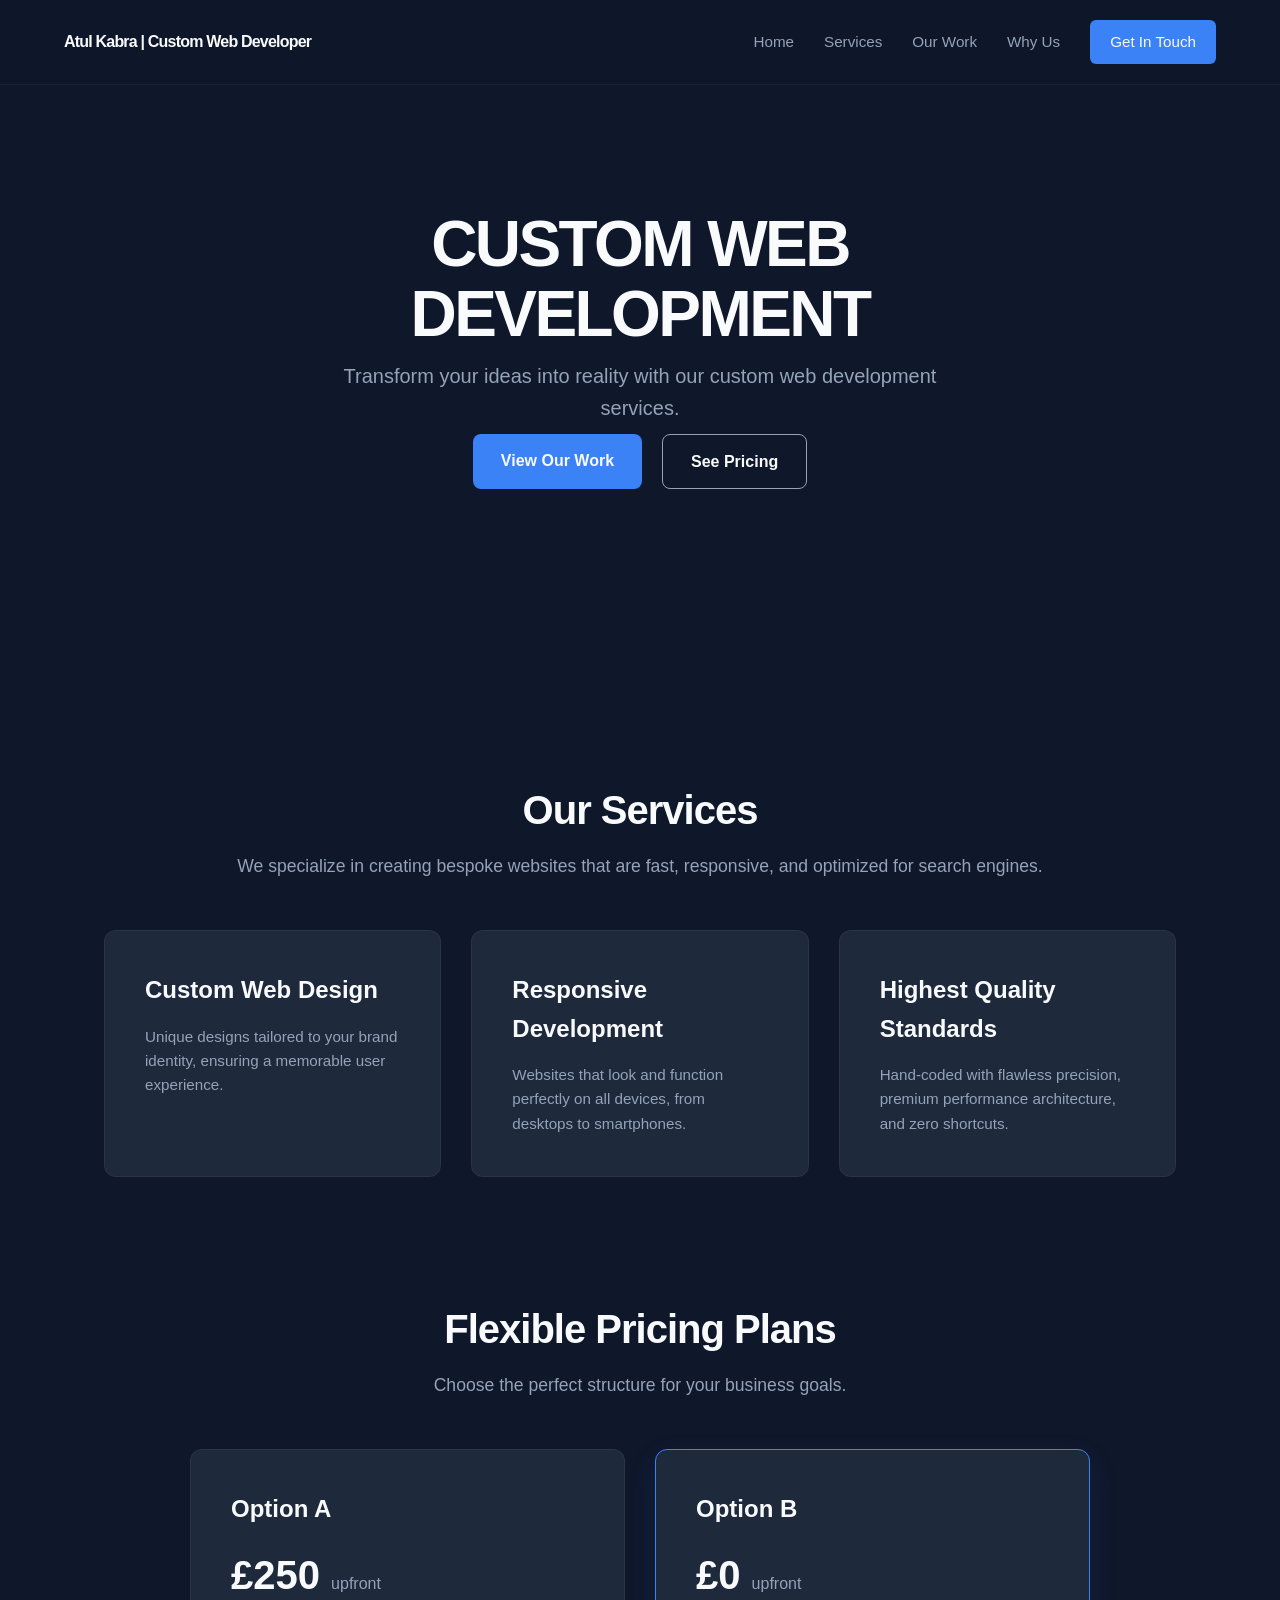
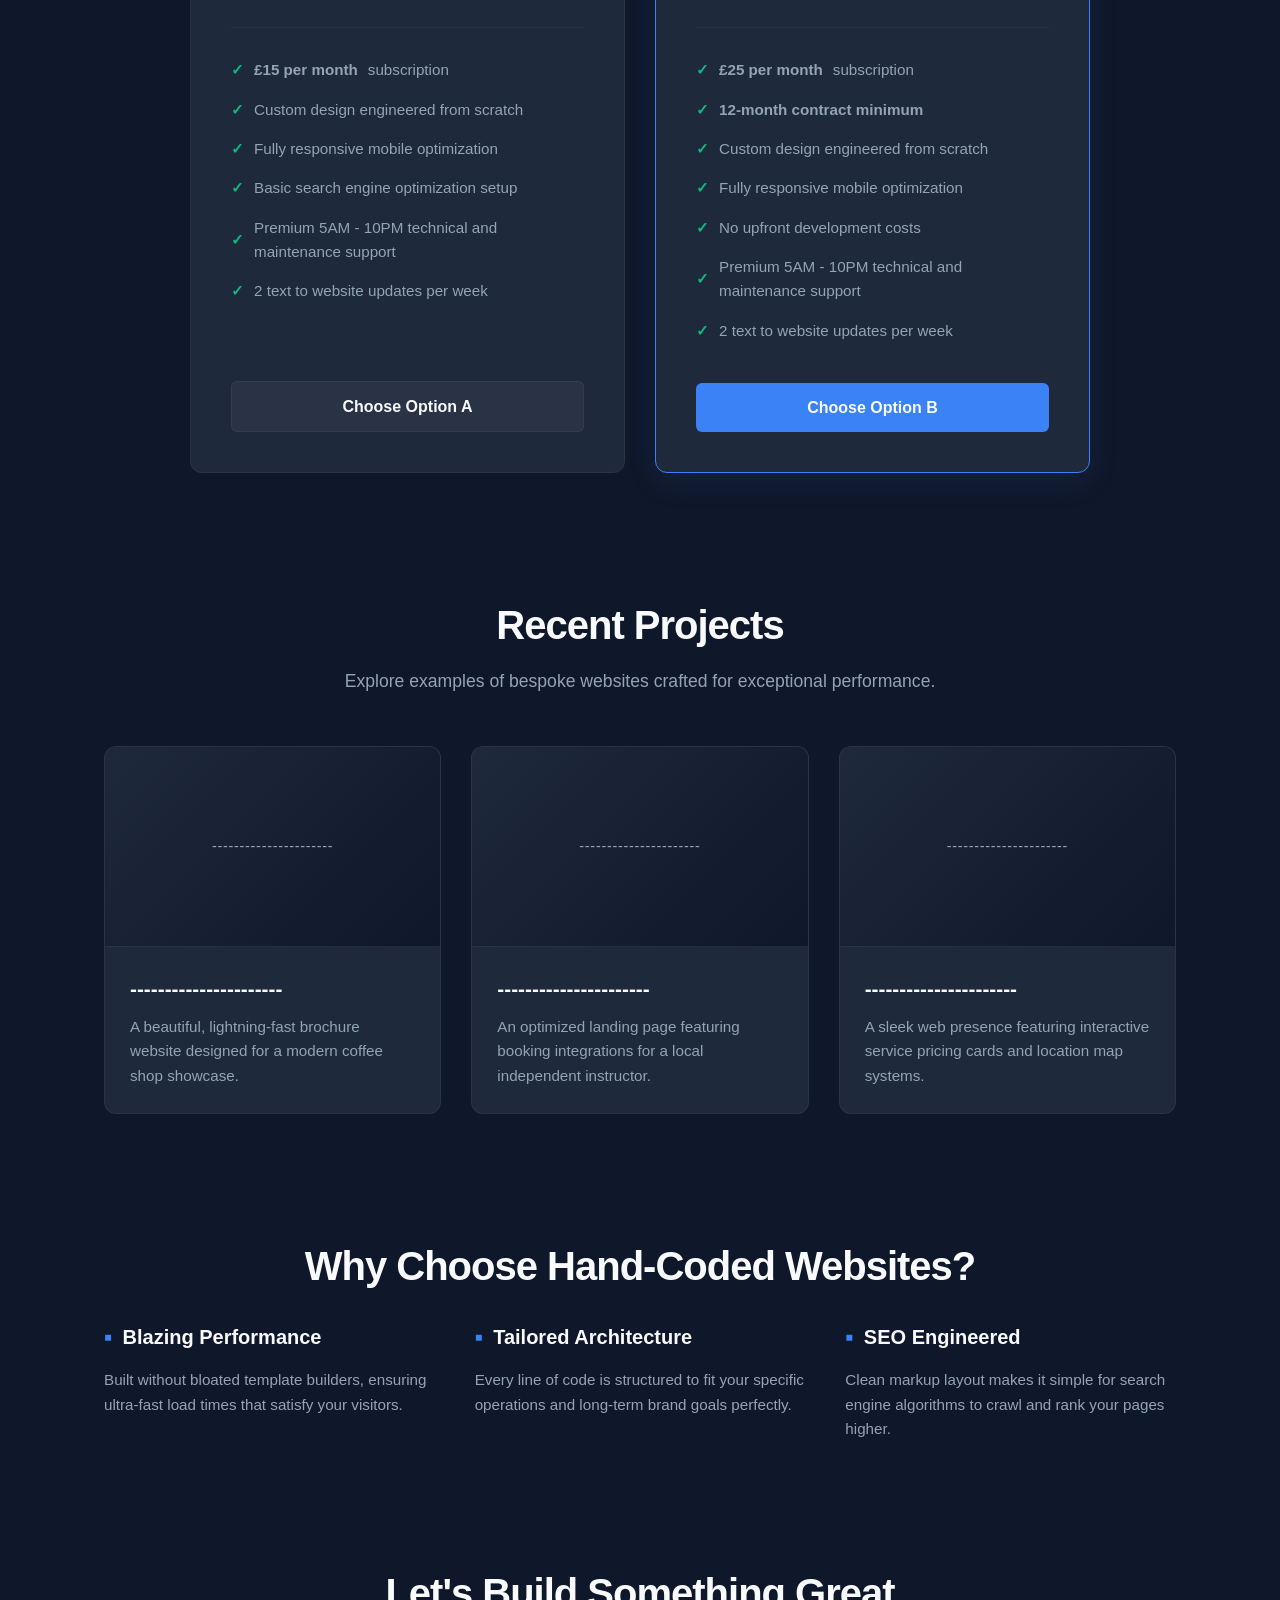
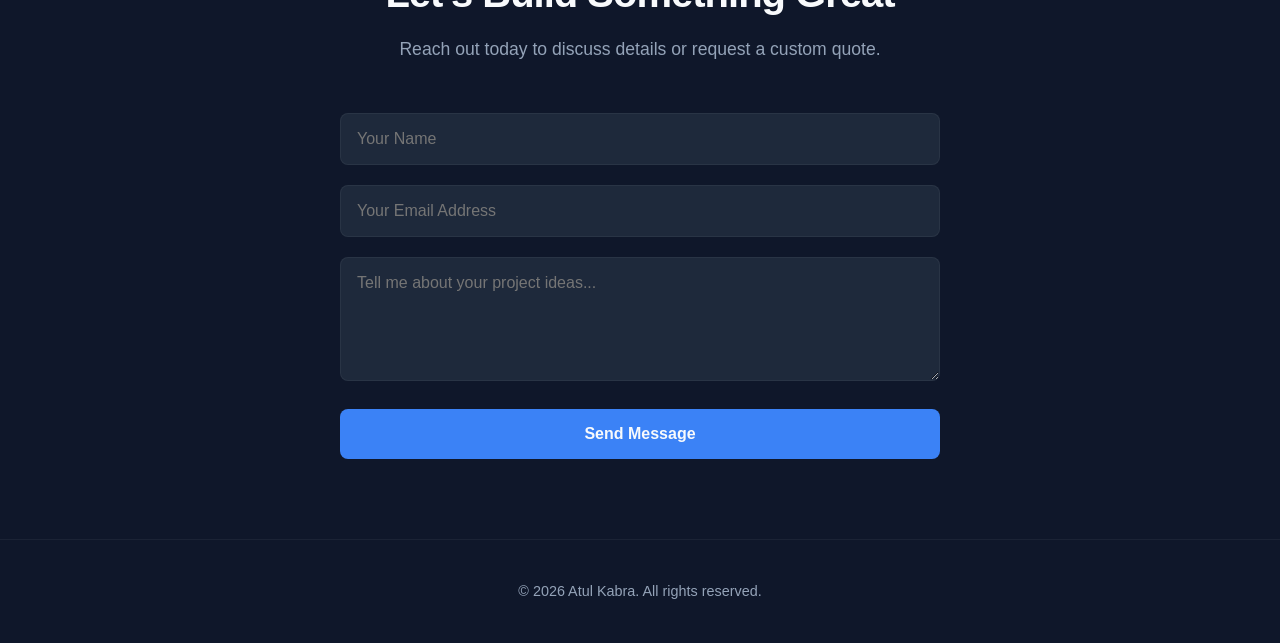
<file: index.html>
<!DOCTYPE html>
<html lang="en">
<head>
    <meta charset="UTF-8">
    <meta name="viewport" content="width=device-width, initial-scale=1.0">
    <title>Atul Kabra | Custom Web Developer</title>
    <link rel="stylesheet" href="style.css">
</head>
<body>

    <header>
        <div class="logo">Atul Kabra | Custom Web Developer</div>
        <nav>
            <a href="#hero">Home</a>
            <a href="#services">Services</a>
            <a href="#portfolio">Our Work</a>
            <a href="#value">Why Us</a>
            <a href="#contact" class="btn-nav">Get In Touch</a>
        </nav>
    </header>

    <main>
        <section id="hero" class="hero-section">
            <div class="hero-content">
                <h1>CUSTOM WEB DEVELOPMENT</h1>
                <p>Transform your ideas into reality with our custom web development services.</p>
                <div class="hero-buttons">
                    <a href="#portfolio" class="btn-primary">View Our Work</a>
                    <a href="#pricing" class="btn-secondary">See Pricing</a>
                </div>
            </div>
        </section>

        <!-- SEPARATE SERVICES SECTION -->
        <section id="services" class="services-section">
            <h2>Our Services</h2>
            <p class="section-subtitle">We specialize in creating bespoke websites that are fast, responsive, and optimized for search engines.</p>
            <div class="services-grid">
                <div class="service-item">
                    <h3>Custom Web Design</h3>
                    <p>Unique designs tailored to your brand identity, ensuring a memorable user experience.</p>
                </div>
                <div class="service-item">
                    <h3>Responsive Development</h3>
                    <p>Websites that look and function perfectly on all devices, from desktops to smartphones.</p>
                </div>
                <div class="service-item">
                    <h3>Highest Quality Standards</h3>
                    <p>Hand-coded with flawless precision, premium performance architecture, and zero shortcuts.</p>
                </div>
            </div>
        </section>

        <!-- SEPARATE PRICING SECTION -->
        <section id="pricing" class="pricing-section">
            <h2>Flexible Pricing Plans</h2>
            <p class="section-subtitle">Choose the perfect structure for your business goals.</p>
            
            <div class="pricing-grid">
                <!-- Option A Card -->
                <div class="price-card">
                    <h3>Option A</h3>
                    <div class="price">£250 <span>upfront</span></div>
                    <ul>
                        <li><strong>£15 per month</strong> subscription</li>
                        <li>Custom design engineered from scratch</li>
                        <li>Fully responsive mobile optimization</li>
                        <li>Basic search engine optimization setup</li>
                        <li>Premium 5AM - 10PM technical and maintenance support</li>
                        <li>2 text to website updates per week</li>
                    </ul>
                    <a href="#contact" class="btn-card">Choose Option A</a>
                </div>

                <!-- Option B Card -->
                <div class="price-card featured">
                    <h3>Option B</h3>
                    <div class="price">£0 <span>upfront</span></div>
                    <ul>
                        <li><strong>£25 per month</strong> subscription</li>
                        <li><strong>12-month contract minimum</strong></li>
                        <li>Custom design engineered from scratch</li>
                        <li>Fully responsive mobile optimization</li>
                        <li>No upfront development costs</li>
                        <li>Premium 5AM - 10PM technical and maintenance support</li>
                        <li>2 text to website updates per week</li>
                    </ul>
                    <a href="#contact" class="btn-card-featured">Choose Option B</a>
                </div>
            </div>
        </section>

        <section id="portfolio" class="portfolio-section">
            <h2>Recent Projects</h2>
            <p class="section-subtitle">Explore examples of bespoke websites crafted for exceptional performance.</p>

            <div class="portfolio-grid">
                <a href="cafe.html" target="_blank" class="portfolio-card">
                    <div class="card-image-placeholder">----------------------</div>
                    <div class="card-content">
                        <h3>----------------------</h3>
                        <p>A beautiful, lightning-fast brochure website designed for a modern coffee shop showcase.</p>
                    </div>
                </a>

                <a href="tutor.html" target="_blank" class="portfolio-card">
                    <div class="card-image-placeholder">----------------------</div>
                    <div class="card-content">
                        <h3>----------------------</h3>
                        <p>An optimized landing page featuring booking integrations for a local independent instructor.</p>
                    </div>
                </a>

                <a href="boutique.html" target="_blank" class="portfolio-card">
                    <div class="card-image-placeholder">----------------------</div>
                    <div class="card-content">
                        <h3>----------------------</h3>
                        <p>A sleek web presence featuring interactive service pricing cards and location map systems.</p>
                    </div>
                </a>
            </div>
        </section>

        <section id="value" class="value-section">
            <h2>Why Choose Hand-Coded Websites?</h2>
            <div class="value-grid">
                <div class="value-item">
                    <h4>Blazing Performance</h4>
                    <p>Built without bloated template builders, ensuring ultra-fast load times that satisfy your visitors.</p>
                </div>
                <div class="value-item">
                    <h4>Tailored Architecture</h4>
                    <p>Every line of code is structured to fit your specific operations and long-term brand goals perfectly.</p>
                </div>
                <div class="value-item">
                    <h4>SEO Engineered</h4>
                    <p>Clean markup layout makes it simple for search engine algorithms to crawl and rank your pages higher.</p>
                </div>
            </div>
        </section>

        <section id="contact" class="contact-section">
            <h2>Let's Build Something Great</h2>
            <p class="section-subtitle">Reach out today to discuss details or request a custom quote.</p>
           
<form action="https://formspree.io/f/xvzjpnap" class="contact-form">
    <div class="form-group">
        <input type="text" name="name" placeholder="Your Name" required>
    </div>
    <div class="form-group">
        <input type="email" name="email" placeholder="Your Email Address" required>
    </div>
    <div class="form-group">
        <textarea name="message" placeholder="Tell me about your project ideas..." rows="5" required></textarea>
    </div>
    <button type="submit" class="btn-submit">Send Message</button>
</form>

<script>
    const form = document.querySelector('.contact-form');
    form.addEventListener('submit', async (e) => {
        e.preventDefault(); // This stops the page from reloading
        const formData = new FormData(form);
        const response = await fetch(form.action, {
            method: 'POST',
            body: formData,
            headers: { 'Accept': 'application/json' }
        });
        
        if (response.ok) {
            window.location.href = 'success.html'; // Redirects locally
        } else {
            alert('Oops! There was a problem submitting your form.');
        }
    });
</script>
        </section>
    </main>

    <footer>
        <p>&copy; 2026 Atul Kabra. All rights reserved.</p>
    </footer>

</body>
</html>
</file>
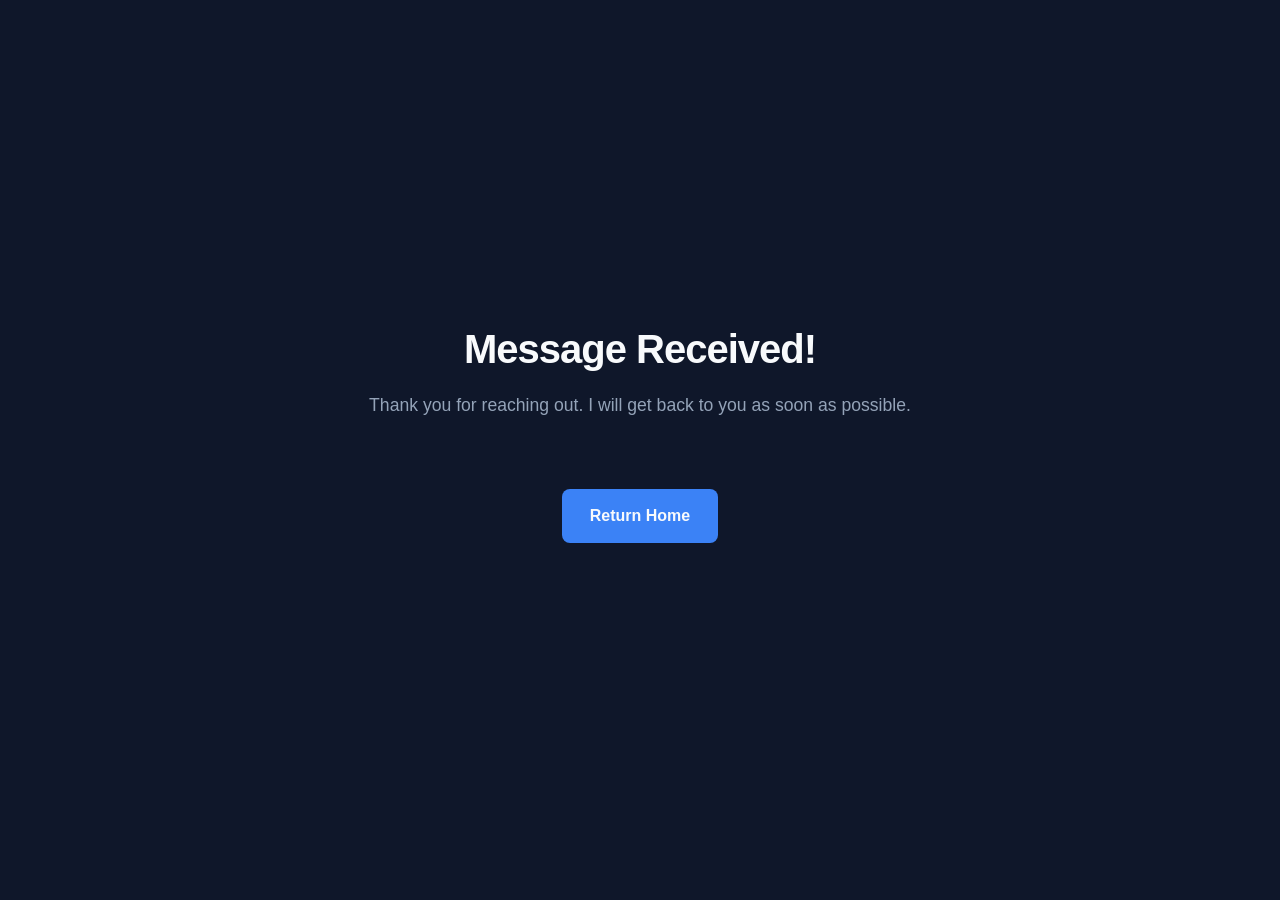
<file: success.html>
<!DOCTYPE html>
<html lang="en">
<head>
    <meta charset="UTF-8">
    <meta name="viewport" content="width=device-width, initial-scale=1.0">
    <title>Message Received | Atul Kabra</title>
    <link rel="stylesheet" href="style.css">
</head>
<body style="display: flex; align-items: center; justify-content: center; min-height: 100vh;">

    <section style="text-align: center;">
        <h2>Message Received!</h2>
        <p class="section-subtitle">Thank you for reaching out. I will get back to you as soon as possible.</p>
        <a href="index.html" class="btn-primary" style="display: inline-block; margin-top: 20px;">Return Home</a>
    </section>

</body>
</html>
</file>
<file: style.css>
:root {
    --bg-primary: #0f172a;
    --bg-secondary: #1e293b;
    --bg-accent: #1e293b;
    --text-primary: #f8fafc;
    --text-secondary: #94a3b8;
    --accent: #3b82f6;
    --accent-hover: #2563eb;
    --accent-success: #10b981;
    --card-border: rgba(255, 255, 255, 0.05);
    --transition-smooth: all 0.3s cubic-bezier(0.4, 0, 0.2, 1);
    --font-sans: 'Segoe UI', Tahoma, Geneva, Verdana, sans-serif;
}

* {
    margin: 0;
    padding: 0;
    box-sizing: border-box;
    scroll-behavior: smooth;
}

body {
    background-color: var(--bg-primary);
    color: var(--text-primary);
    font-family: var(--font-sans);
    line-height: 1.6;
    overflow-x: hidden;
}

section {
    padding: 40px 5% 80px 5%;
    max-width: 1200px;
    margin: 0 auto;
}

h2 {
    font-size: 2.5rem;
    text-align: center;
    margin-bottom: 10px;
    letter-spacing: -0.025em;
}

.section-subtitle {
    text-align: center;
    color: var(--text-secondary);
    margin-bottom: 50px;
    font-size: 1.1rem;
}

header {
    position: fixed;
    top: 0;
    left: 0;
    width: 100%;
    background-color: rgba(15, 23, 42, 0.85);
    backdrop-filter: blur(12px);
    -webkit-backdrop-filter: blur(12px);
    display: flex;
    justify-content: space-between;
    align-items: center;
    padding: 20px 5%;
    z-index: 1000;
    border-bottom: 1px solid var(--card-border);
}

.logo {
    font-size: 1rem;
    font-weight: 700;
    letter-spacing: -0.05em;
    color: var(--text-primary);
}

nav {
    display: flex;
    align-items: center;
    gap: 30px;
}

nav a {
    color: var(--text-secondary);
    text-decoration: none;
    font-size: 0.95rem;
    font-weight: 500;
    transition: var(--transition-smooth);
}

nav a:hover {
    color: var(--text-primary);
}

.btn-nav {
    background-color: var(--accent);
    color: var(--text-primary);
    padding: 10px 20px;
    border-radius: 6px;
}

.btn-nav:hover {
    background-color: var(--accent-hover);
    transform: translateY(-1px);
}

.hero-section {
    min-height: 82vh; /* Changed from 100vh to reduce total height */
    display: flex;
    align-items: center;
    justify-content: center;
    text-align: center;
    padding-top: 40px; /* Reduced from 140px to pull content up */
}

.hero-content {
    max-width: 800px;
}

.hero-content h1 {
    font-size: 4rem;
    line-height: 1.1;
    margin-bottom: 10px; /* Reduce this value to shrink the gap below the title */
    letter-spacing: -0.04em;
    font-weight: 800;
}

.hero-content p {
    font-size: 1.25rem;
    color: var(--text-secondary);
    margin-bottom: 10px;
    max-width: 600px;
    margin-left: auto;
    margin-right: auto;
}

.hero-buttons {
    display: flex;
    justify-content: center;
    gap: 20px;
}

.btn-primary, .btn-secondary {
    padding: 14px 28px;
    border-radius: 8px;
    font-weight: 600;
    text-decoration: none;
    transition: var(--transition-smooth);
}

.btn-primary {
    background-color: var(--accent);
    color: var(--text-primary);
}

.btn-primary:hover {
    background-color: var(--accent-hover);
    transform: translateY(-2px);
    box-shadow: 0 10px 20px rgba(59, 130, 246, 0.2);
}

.btn-secondary {
    background-color: transparent;
    color: var(--text-primary);
    border: 1px solid var(--text-secondary);
}

.btn-secondary:hover {
    border-color: var(--text-primary);
    background-color: rgba(255, 255, 255, 0.05);
    transform: translateY(-2px);
}

.services-grid {
    display: grid;
    grid-template-columns: repeat(auto-fit, minmax(300px, 1fr));
    gap: 30px;
}

.service-item {
    background-color: var(--bg-secondary);
    border: 1px solid var(--card-border);
    border-radius: 12px;
    padding: 40px;
    transition: var(--transition-smooth);
}

.service-item:hover {
    transform: translateY(-5px);
    border-color: rgba(255, 255, 255, 0.1);
}

.service-item h3 {
    font-size: 1.5rem;
    margin-bottom: 15px;
    color: var(--text-primary);
}

.service-item p {
    color: var(--text-secondary);
    font-size: 0.95rem;
}

.pricing-grid {
    display: grid;
    grid-template-columns: repeat(auto-fit, minmax(300px, 1fr));
    gap: 30px;
    max-width: 900px;
    margin: 0 auto;
}

.price-card {
    background-color: var(--bg-secondary);
    border: 1px solid var(--card-border);
    border-radius: 12px;
    padding: 40px;
    display: flex;
    flex-direction: column;
    transition: var(--transition-smooth);
    position: relative;
}

.price-card:hover {
    transform: translateY(-5px);
    border-color: rgba(255, 255, 255, 0.1);
}

.price-card.featured {
    border-color: var(--accent);
    box-shadow: 0 10px 30px rgba(59, 130, 246, 0.1);
}

.price-card h3 {
    font-size: 1.5rem;
    margin-bottom: 15px;
}

.price-card .price {
    font-size: 2.5rem;
    font-weight: 700;
    margin-bottom: 30px;
    border-bottom: 1px solid var(--card-border);
    padding-bottom: 20px;
}

.price-card .price span {
    font-size: 1rem;
    color: var(--text-secondary);
    font-weight: 400;
}

.price-card ul {
    list-style: none;
    margin-bottom: 40px;
    display: flex;
    flex-direction: column;
    gap: 15px;
}

.price-card ul li {
    color: var(--text-secondary);
    font-size: 0.95rem;
    display: flex;
    align-items: center;
    gap: 10px;
}

.price-card ul li::before {
    content: "✓";
    color: var(--accent-success);
    font-weight: bold;
}

.btn-card, .btn-card-featured {
    display: block;
    text-align: center;
    padding: 12px;
    border-radius: 6px;
    text-decoration: none;
    font-weight: 600;
    margin-top: auto;
    transition: var(--transition-smooth);
}

.btn-card {
    background-color: rgba(255, 255, 255, 0.05);
    color: var(--text-primary);
    border: 1px solid var(--card-border);
}

.btn-card:hover {
    background-color: rgba(255, 255, 255, 0.1);
}

.btn-card-featured {
    background-color: var(--accent);
    color: var(--text-primary);
}

.btn-card-featured:hover {
    background-color: var(--accent-hover);
}

.portfolio-grid {
    display: grid;
    grid-template-columns: repeat(auto-fit, minmax(320px, 1fr));
    gap: 30px;
}

.portfolio-card {
    background-color: var(--bg-secondary);
    border: 1px solid var(--card-border);
    border-radius: 12px;
    overflow: hidden;
    text-decoration: none;
    color: var(--text-primary);
    display: flex;
    flex-direction: column;
    transition: var(--transition-smooth);
}

.portfolio-card:hover {
    transform: translateY(-5px);
    border-color: rgba(255, 255, 255, 0.1);
}

.card-image-placeholder {
    background: linear-gradient(135deg, #1e293b 0%, #0f172a 100%);
    height: 200px;
    display: flex;
    align-items: center;
    justify-content: center;
    color: var(--text-secondary);
    font-size: 0.9rem;
    font-weight: 500;
    letter-spacing: 0.05em;
    border-bottom: 1px solid var(--card-border);
}

.card-content {
    padding: 25px;
}

.card-content h3 {
    font-size: 1.3rem;
    margin-bottom: 10px;
}

.card-content p {
    color: var(--text-secondary);
    font-size: 0.95rem;
}

.value-grid {
    display: grid;
    grid-template-columns: repeat(auto-fit, minmax(280px, 1fr));
    gap: 40px;
    margin-top: 20px;
}

.value-item h4 {
    font-size: 1.25rem;
    margin-bottom: 12px;
    display: flex;
    align-items: center;
    gap: 10px;
}

.value-item h4::before {
    content: "▪";
    color: var(--accent);
    font-size: 1.5rem;
}

.value-item p {
    color: var(--text-secondary);
    font-size: 0.95rem;
}

.contact-form {
    max-width: 600px;
    margin: 0 auto;
    display: flex;
    flex-direction: column;
    gap: 20px;
}

.form-group input, .form-group textarea {
    width: 100%;
    background-color: var(--bg-secondary);
    border: 1px solid var(--card-border);
    padding: 16px;
    border-radius: 8px;
    color: var(--text-primary);
    font-family: var(--font-sans);
    font-size: 1rem;
    transition: var(--transition-smooth);
}

.form-group input:focus, .form-group textarea:focus {
    outline: none;
    border-color: var(--accent);
    box-shadow: 0 0 0 2px rgba(59, 130, 246, 0.15);
}

.btn-submit {
    background-color: var(--accent);
    color: var(--text-primary);
    border: none;
    padding: 16px;
    border-radius: 8px;
    font-size: 1rem;
    font-weight: 600;
    cursor: pointer;
    transition: var(--transition-smooth);
}

.btn-submit:hover {
    background-color: var(--accent-hover);
    transform: translateY(-1px);
}

footer {
    text-align: center;
    padding: 40px 20px;
    border-top: 1px solid var(--card-border);
    color: var(--text-secondary);
    font-size: 0.9rem;
}

@media (max-width: 768px) {
    header {
        padding: 15px 5%;
    }
    
    nav {
        display: none;
    }

    .hero-content h1 {
        font-size: 2.5rem;
    }

    section {
        padding: 60px 5% 40px 5%;
    }
}
</file>
